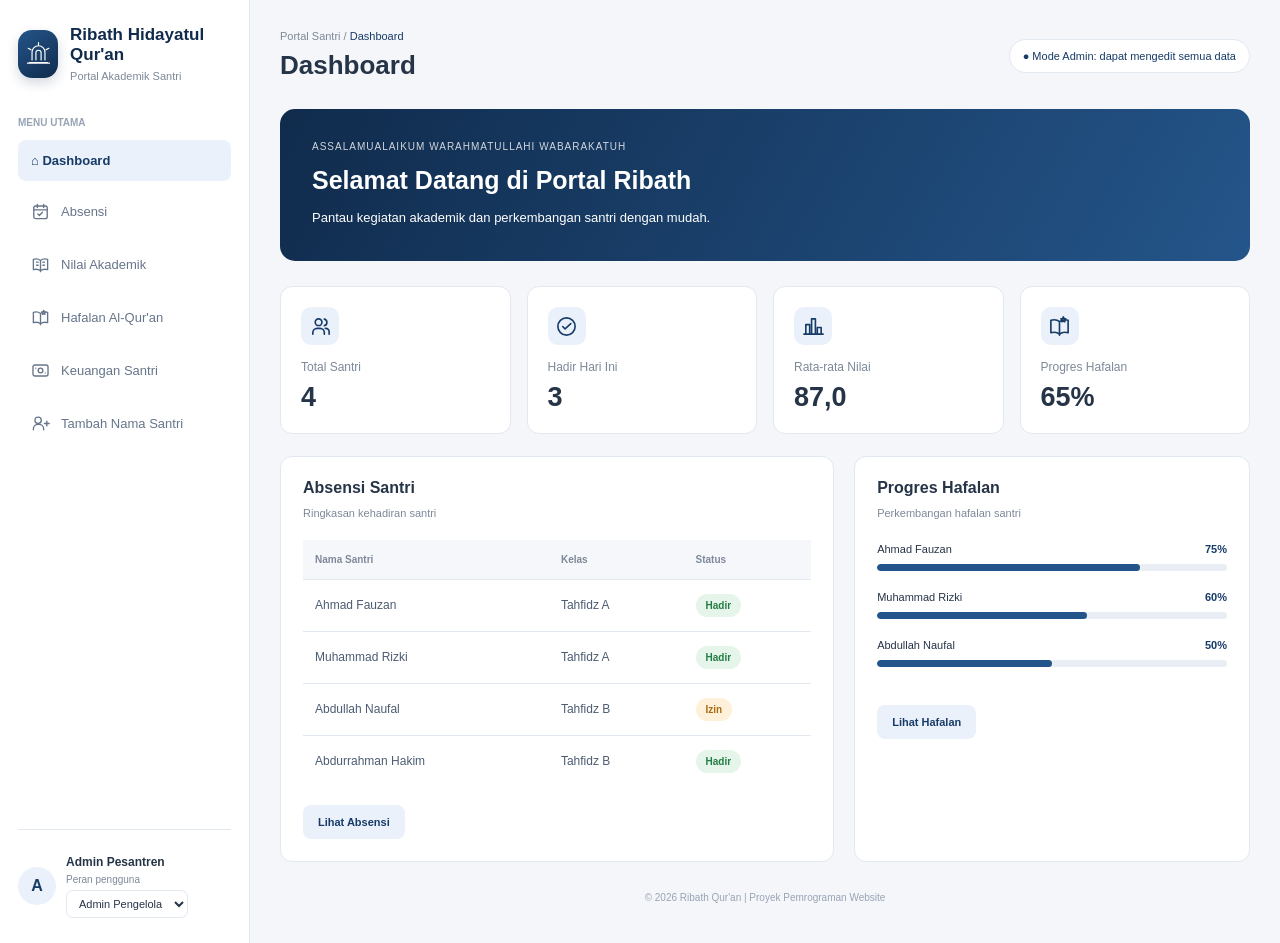
<file: index.html>
<!DOCTYPE html>
<html lang="id">

<head>
    <meta charset="UTF-8">
    <meta name="viewport" content="width=device-width, initial-scale=1.0">
    <title>Ribath Hidayatul Qur'an</title>
    <link rel="stylesheet" href="style.css">
    <script src="script.js" defer></script>
</head>

<body>
    <aside class="sidebar">
        <div class="brand">
            <div class="brand-icon" aria-hidden="true">
                <svg viewBox="0 0 48 48" focusable="false">
                    <path
                        d="M10 38h28M14 34V22a10 10 0 0 1 20 0v12M20 34V23a4 4 0 0 1 8 0v11M24 7v4M8 16l4 2M40 16l-4 2" />
                    <path d="M7 39h34" />
                </svg>
            </div>
            <div>
                <h2>Ribath Hidayatul Qur'an</h2>
                <small>Portal Akademik Santri</small>
            </div>
        </div>

        <p class="menu-label">MENU UTAMA</p>

        <nav>
            <button class="nav-link active" data-page="dashboard">⌂ Dashboard</button>
            <button class="nav-link" data-page="absensi">
                <svg class="nav-icon" viewBox="0 0 24 24" aria-hidden="true" focusable="false">
                    <rect x="3.5" y="5" width="17" height="16" rx="2.5" />
                    <path d="M8 3v4M16 3v4M3.5 10h17m-12 5 2 2 4-4" />
                </svg>
                Absensi
            </button>
            <button class="nav-link" data-page="akademik">
                <svg class="nav-icon" viewBox="0 0 24 24" aria-hidden="true" focusable="false">
                    <path
                        d="M12 7v14M12 7C9.5 4.8 6.5 4.5 3 5.5v13c3.5-1 6.5-.7 9 1.5m0-13c2.5-2.2 5.5-2.5 9-1.5v13c-3.5-1-6.5-.7-9 1.5" />
                    <path d="M7 9h2m-2 4h2m6-4h2m-2 4h2" />
                </svg>
                Nilai Akademik
            </button>
            <button class="nav-link" data-page="hafalan">
                <svg class="nav-icon" viewBox="0 0 24 24" aria-hidden="true" focusable="false">
                    <path
                        d="M12 7v14M12 7C9.5 4.8 6.5 4.5 3 5.5v13c3.5-1 6.5-.7 9 1.5m0-13c2.5-2.2 5.5-2.5 9-1.5v13c-3.5-1-6.5-.7-9 1.5" />
                    <path d="m16 3 .8 1.7 1.7.3-1.2 1.2.3 1.8L16 7.2l-1.6.8.3-1.8-1.2-1.2 1.7-.3z" />
                </svg>
                Hafalan Al-Qur'an
            </button>
            <button class="nav-link" data-page="keuangan">
                <svg class="nav-icon" viewBox="0 0 24 24" aria-hidden="true" focusable="false">
                    <rect x="2.5" y="5" width="19" height="14" rx="2.5" />
                    <circle cx="12" cy="12" r="3" />
                    <path d="M6 9h.01M18 15h.01" />
                </svg>
                Keuangan Santri
            </button>
            <button id="add-student-link" class="nav-link" data-page="tambah-santri">
                <svg class="nav-icon" viewBox="0 0 24 24" aria-hidden="true" focusable="false">
                    <circle cx="9" cy="8" r="4" />
                    <path d="M3 20v-1a6 6 0 0 1 6-6h1a6 6 0 0 1 6 6v1m4-11v6m-3-3h6" />
                </svg>
                Tambah Nama Santri
            </button>
        </nav>

        <div class="sidebar-bottom">
            <div class="avatar">A</div>
            <div class="profile-info">
                <strong>Admin Pesantren</strong>
                <label for="user-role">Peran pengguna</label>
                <select id="user-role" class="role-select" aria-label="Pilih peran pengguna">
                    <option value="admin">Admin Pengelola</option>
                    <option value="parent">Orang Tua Santri</option>
                </select>
            </div>
        </div>
    </aside>

    <main class="main-content">
        <header class="topbar">
            <div>
                <p class="breadcrumb">
                    Portal Santri / <span id="breadcrumb">Dashboard</span>
                </p>
                <h1 id="page-title">Dashboard</h1>
            </div>
            <span class="demo-label">● Mode Demonstrasi</span>
        </header>

        <!-- DASHBOARD -->
        <section id="dashboard" class="page active">
            <div class="welcome">
                <p>ASSALAMUALAIKUM WARAHMATULLAHI WABARAKATUH</p>
                <h2>Selamat Datang di Portal Ribath</h2>
                <p>Pantau kegiatan akademik dan perkembangan santri dengan mudah.</p>
            </div>

            <div class="stats-grid">
                <article class="stat-card">
                    <span class="stat-icon">
                        <svg viewBox="0 0 24 24" aria-hidden="true" focusable="false">
                            <path d="M16 20v-1.5a4.5 4.5 0 0 0-4.5-4.5h-3A4.5 4.5 0 0 0 4 18.5V20" />
                            <circle cx="10" cy="7.5" r="3.5" />
                            <path d="M16 4.3a3.5 3.5 0 0 1 0 6.8M17 14h.5a3.5 3.5 0 0 1 3.5 3.5V20" />
                        </svg>
                    </span>
                    <p>Total Santri</p>
                    <h2 id="total-santri">4</h2>
                </article>

                <article class="stat-card">
                    <span class="stat-icon">
                        <svg viewBox="0 0 24 24" aria-hidden="true" focusable="false">
                            <circle cx="12" cy="12" r="9" />
                            <path d="m8 12 2.5 2.5L16.5 9" />
                        </svg>
                    </span>
                    <p>Hadir Hari Ini</p>
                    <h2 id="total-hadir">3</h2>
                </article>

                <article class="stat-card">
                    <span class="stat-icon">
                        <svg viewBox="0 0 24 24" aria-hidden="true" focusable="false">
                            <path d="M4 20V10h4v10M10 20V4h4v16m2 0v-7h4v7M2 20h20" />
                        </svg>
                    </span>
                    <p>Rata-rata Nilai</p>
                    <h2 id="average-grade">86,5</h2>
                </article>

                <article class="stat-card">
                    <span class="stat-icon">
                        <svg viewBox="0 0 24 24" aria-hidden="true" focusable="false">
                            <path
                                d="M12 7v14M12 7C9.5 4.8 6.5 4.5 3 5.5v13c3.5-1 6.5-.7 9 1.5m0-13c2.5-2.2 5.5-2.5 9-1.5v13c-3.5-1-6.5-.7-9 1.5" />
                            <path d="m16 2 .8 1.7 1.7.3-1.2 1.2.3 1.8L16 6.2l-1.6.8.3-1.8-1.2-1.2 1.7-.3z" />
                        </svg>
                    </span>
                    <p>Progres Hafalan</p>
                    <h2 id="average-hafalan">65%</h2>
                </article>
            </div>

            <div class="content-grid">
                <article class="panel">
                    <h3>Absensi Santri</h3>
                    <p class="description">Ringkasan kehadiran santri</p>

                    <div class="table-wrap">
                        <table>
                            <thead>
                                <tr>
                                    <th>Nama Santri</th>
                                    <th>Kelas</th>
                                    <th>Status</th>
                                </tr>
                            </thead>
                            <tbody id="dashboard-attendance"></tbody>
                        </table>
                    </div>

                    <button class="secondary-button" data-go="absensi">
                        Lihat Absensi
                    </button>
                </article>

                <article class="panel">
                    <h3>Progres Hafalan</h3>
                    <p class="description">Perkembangan hafalan santri</p>
                    <div id="dashboard-hafalan"></div>

                    <button class="secondary-button" data-go="hafalan">
                        Lihat Hafalan
                    </button>
                </article>
            </div>
        </section>

        <!-- ABSENSI -->
        <section id="absensi" class="page">
            <div class="section-intro">
                <h2>Absensi Santri</h2>
                <p>Kelola status kehadiran santri.</p>
            </div>

            <article class="panel">
                <h3>Daftar Kehadiran</h3>

                <div class="table-wrap">
                    <table>
                        <thead>
                            <tr>
                                <th>No.</th>
                                <th>Nama Santri</th>
                                <th>Kelas</th>
                                <th>Status Kehadiran</th>
                            </tr>
                        </thead>
                        <tbody id="attendance-table"></tbody>
                    </table>
                </div>

                <p class="description">
                    Data ini merupakan data contoh untuk tugas kuliah.
                </p>
            </article>
        </section>

        <!-- NILAI AKADEMIK -->
        <section id="akademik" class="page">
            <div class="section-intro">
                <h2>Nilai Akademik</h2>
                <p>Rekap nilai pelajaran santri.</p>
            </div>

            <article class="panel">
                <h3>Rekap Nilai Santri</h3>

                <div class="table-wrap">
                    <table>
                        <thead>
                            <tr>
                                <th>No.</th>
                                <th>Nama Santri</th>
                                <th>Fiqih</th>
                                <th>Tajwid</th>
                                <th>Bahasa Arab</th>
                                <th>Rata-rata</th>
                            </tr>
                        </thead>
                        <tbody id="grades-table"></tbody>
                    </table>
                </div>
            </article>
        </section>

        <!-- HAFALAN -->
        <section id="hafalan" class="page">
            <div class="section-intro">
                <h2>Hafalan Al-Qur'an</h2>
                <p>Pantau perkembangan hafalan setiap santri.</p>
            </div>

            <div id="hafalan-cards" class="hafalan-grid"></div>
        </section>

        <!-- KEUANGAN -->
        <section id="keuangan" class="page">
            <div class="section-intro">
                <h2>Keuangan Santri</h2>
                <p>Ringkasan tagihan dan pembayaran bulanan santri.</p>
            </div>

            <div class="finance-summary">
                <article class="stat-card">
                    <span class="stat-icon">
                        <svg viewBox="0 0 24 24" aria-hidden="true" focusable="false">
                            <rect x="3" y="5" width="18" height="14" rx="2" />
                            <circle cx="12" cy="12" r="3" />
                            <path d="M6 9h.01M18 15h.01" />
                        </svg>
                    </span>
                    <p>Total Tagihan</p>
                    <h2 id="total-tagihan">Rp 0</h2>
                </article>

                <article class="stat-card">
                    <span class="stat-icon">
                        <svg viewBox="0 0 24 24" aria-hidden="true" focusable="false">
                            <circle cx="12" cy="12" r="9" />
                            <path d="m8 12 2.5 2.5L16.5 9" />
                        </svg>
                    </span>
                    <p>Sudah Dibayar</p>
                    <h2 id="total-dibayar">Rp 0</h2>
                </article>

                <article class="stat-card">
                    <span class="stat-icon">
                        <svg viewBox="0 0 24 24" aria-hidden="true" focusable="false">
                            <rect x="3" y="6" width="18" height="14" rx="2" />
                            <path d="M3 10h18M12 13v3l2 1" />
                            <circle cx="12" cy="16" r="4" />
                        </svg>
                    </span>
                    <p>Sisa Tagihan</p>
                    <h2 id="total-sisa">Rp 0</h2>
                </article>
            </div>

            <article class="panel">
                <h3>Riwayat Pembayaran</h3>

                <div class="table-wrap">
                    <table>
                        <thead>
                            <tr>
                                <th>No.</th>
                                <th>Nama Santri</th>
                                <th>Kelas</th>
                                <th>Tagihan</th>
                                <th>Dibayar</th>
                                <th>Sisa</th>
                                <th>Status</th>
                            </tr>
                        </thead>
                        <tbody id="finance-table"></tbody>
                    </table>
                </div>
            </article>
        </section>

        <!-- TAMBAH SANTRI -->
        <section id="tambah-santri" class="page">
            <div class="section-intro">
                <h2>Tambah Data Santri</h2>
                <p>Lengkapi formulir pendaftaran santri baru secara bertahap.</p>
            </div>

            <article class="panel add-student-panel">
                <div class="stepper">
                    <div class="step-item active" data-step="1">
                        <span class="step-number">1</span>
                        <span class="step-title">Data Santri</span>
                    </div>
                    <div class="step-divider"></div>
                    <div class="step-item" data-step="2">
                        <span class="step-number">2</span>
                        <span class="step-title">Data Wali</span>
                    </div>
                    <div class="step-divider"></div>
                    <div class="step-item" data-step="3">
                        <span class="step-number">3</span>
                        <span class="step-title">Alamat</span>
                    </div>
                </div>
                <form id="add-student-form">
                    <!-- STEP 1: DATA SANTRI -->
                    <div class="form-step step-1 active">
                        <div class="form-grid">
                            <div class="form-field" style="grid-column: span 2;">
                                <label for="student-name">Nama Lengkap Santri</label>
                                <input id="student-name" name="nama" type="text" maxlength="100" autocomplete="name"
                                    placeholder="Contoh: Muhammad Ammar" required>
                            </div>
                            <div class="form-field">
                                <label for="student-class">Kelas</label>
                                <select id="student-class" name="kelas" required>
                                    <option value="" disabled selected>Pilih kelas santri</option>
                                    <option value="Tahfidz A">Tahfidz A</option>
                                    <option value="Tahfidz B">Tahfidz B</option>
                                </select>
                            </div>
                            <div class="form-field">
                                <label for="student-gender">Jenis Kelamin</label>
                                <select id="student-gender" name="gender" required>
                                    <option value="" disabled selected>Pilih jenis kelamin</option>
                                    <option value="Laki-laki">Laki-laki</option>
                                    <option value="Perempuan">Perempuan</option>
                                </select>
                            </div>
                        </div>
                        <div class="form-actions right">
                            <button type="button" class="primary-button btn-next" data-next="2">Lanjut ke Data Wali
                                &rarr;</button>
                        </div>
                    </div>
                    <!-- STEP 2: DATA WALI -->
                    <div class="form-step step-2">
                        <div class="form-grid">
                            <div class="form-field" style="grid-column: span 2;">
                                <label for="parent-name">Nama Orang Tua / Wali</label>
                                <input id="parent-name" name="ortu" type="text" maxlength="100"
                                    placeholder="Nama Ayah / Ibu / Wali" required>
                            </div>
                            <div class="form-field">
                                <label for="parent-phone">Nomor WhatsApp Wali</label>
                                <input id="parent-phone" name="telepon" type="tel" placeholder="Contoh: 081234567890"
                                    required>
                            </div>
                        </div>
                        <div class="form-actions">
                            <button type="button" class="secondary-button btn-prev" data-prev="1">&larr; Kembali</button>
                            <button type="button" class="primary-button btn-next" data-next="3">Lanjut ke Alamat
                                &rarr;</button>
                        </div>
                    </div>
                    <!-- STEP 3: ALAMAT -->
                    <div class="form-step step-3">
                        <div class="form-grid">
                            <div class="form-field" style="grid-column: span 2;">
                                <label for="student-city">Kota / Kabupaten Asal</label>
                                <select id="student-city" name="kota" required>
                                    <option value="" disabled selected>Pilih Kota / Kabupaten</option>
                                    <option value="Salatiga">Salatiga</option>
                                    <option value="Kab. Semarang">Kab. Semarang</option>
                                    <option value="Kota Semarang">Kota Semarang</option>
                                    <option value="Boyolali">Boyolali</option>
                                    <option value="Solo / Surakarta">Solo / Surakarta</option>
                                    <option value="Magelang">Magelang</option>
                                    <option value="Lainnya">Lainnya</option>
                                </select>
                            </div>
                            <div class="form-field" style="grid-column: span 2;">
                                <label for="student-address">Alamat Lengkap</label>
                                <textarea id="student-address" name="alamat" rows="3"
                                    placeholder="Dusun, RT/RW, Desa/Kelurahan, Kecamatan" required></textarea>
                            </div>
                        </div>
                        <div class="form-actions">
                            <button type="button" class="secondary-button btn-prev" data-prev="2">&larr;
                                Kembali</button>
                            <button class="primary-button" type="submit">Simpan Data Santri</button>
                        </div>
                    </div>
                    <p id="add-student-feedback" class="form-feedback" aria-live="polite"></p>
                </form>
            </article>
        </section>

        <footer>
            © 2026 Ribath Qur'an | Proyek Pemrograman Website
        </footer>
    </main>
</body>

</html>
</file>
<file: style.css>
:root {
    --green: #173b67;
    --dark-green: #102b4c;
    --light-green: #eaf1fa;
    --background: #f4f6fa;
    --text: #263447;
    --muted: #7d8999;
    --white: #ffffff;
    --border: #e2e8f0;
}

* {
    margin: 0;
    padding: 0;
    box-sizing: border-box;
}

body {
    font-family: Arial, sans-serif;
    background: var(--background);
    color: var(--text);
    display: flex;
    min-height: 100vh;
}

button {
    cursor: pointer;
    font-family: inherit;
}

.sidebar {
    width: 250px;
    background: var(--white);
    border-right: 1px solid var(--border);
    padding: 25px 18px;
    display: flex;
    flex-direction: column;
    flex-shrink: 0;
}

.brand {
    display: flex;
    align-items: center;
    gap: 12px;
    margin-bottom: 35px;
}

.brand-icon {
    width: 48px;
    height: 48px;
    display: grid;
    place-items: center;
    background: linear-gradient(145deg, #24558a, #102b4c);
    color: var(--white);
    border-radius: 14px;
    box-shadow: 0 5px 12px rgb(16 43 76 / 18%);
}

.brand-icon svg {
    width: 31px;
    height: 31px;
    fill: none;
    stroke: currentColor;
    stroke-linecap: round;
    stroke-linejoin: round;
    stroke-width: 1.8;
}

.brand h2 {
    color: var(--dark-green);
    font-size: 17px;
}

.brand small,
.sidebar-bottom small {
    display: block;
    margin-top: 5px;
    color: var(--muted);
    font-size: 11px;
}

.menu-label {
    color: #98a4b4;
    font-size: 10px;
    font-weight: bold;
    margin-bottom: 12px;
}

nav {
    display: grid;
    gap: 8px;
}

.nav-link {
    border: none;
    background: transparent;
    display: flex;
    align-items: center;
    gap: 11px;
    text-align: left;
    color: #66758a;
    padding: 13px;
    border-radius: 8px;
    font-size: 13px;
    transition: 0.2s;
}

#add-student-link[hidden] {
    display: none;
}

.nav-icon {
    width: 19px;
    height: 19px;
    flex: 0 0 19px;
    fill: none;
    stroke: currentColor;
    stroke-linecap: round;
    stroke-linejoin: round;
    stroke-width: 1.7;
}

.nav-link:hover,
.nav-link.active {
    background: var(--light-green);
    color: var(--green);
    font-weight: bold;
}

.sidebar-bottom {
    margin-top: auto;
    padding-top: 25px;
    display: flex;
    align-items: center;
    gap: 10px;
    border-top: 1px solid var(--border);
}

.avatar {
    width: 38px;
    height: 38px;
    border-radius: 50%;
    background: var(--light-green);
    color: var(--green);
    display: grid;
    place-items: center;
    font-weight: bold;
}

.sidebar-bottom strong {
    font-size: 12px;
}

.profile-info {
    display: grid;
    gap: 5px;
    min-width: 0;
}

.profile-info label {
    color: var(--muted);
    font-size: 10px;
}

.role-select {
    max-width: 165px;
    padding: 6px 8px;
    border: 1px solid var(--border);
    border-radius: 7px;
    background: var(--white);
    color: var(--text);
    font-size: 11px;
}

.main-content {
    flex: 1;
    min-width: 0;
    padding: 30px;
}

.topbar {
    display: flex;
    align-items: center;
    justify-content: space-between;
    margin-bottom: 28px;
    gap: 15px;
}

.breadcrumb {
    color: var(--muted);
    font-size: 11px;
    margin-bottom: 8px;
}

.breadcrumb span {
    color: var(--green);
}

.topbar h1 {
    font-size: 26px;
}

.demo-label {
    background: white;
    border: 1px solid var(--border);
    padding: 10px 13px;
    border-radius: 20px;
    font-size: 11px;
    color: var(--green);
}

.welcome {
    background: linear-gradient(120deg, #102b4c, #24558a);
    color: white;
    border-radius: 15px;
    padding: 32px;
    margin-bottom: 25px;
}

.welcome p:first-child {
    font-size: 10px;
    letter-spacing: 1px;
    opacity: 0.8;
    margin-bottom: 14px;
}

.welcome h2 {
    font-size: 25px;
    margin-bottom: 12px;
}

.welcome p:last-child {
    font-size: 13px;
    line-height: 1.7;
}

.stats-grid {
    display: grid;
    grid-template-columns: repeat(4, minmax(0, 1fr));
    gap: 16px;
    margin-bottom: 22px;
}

.stat-card {
    background: white;
    border: 1px solid var(--border);
    border-radius: 12px;
    padding: 20px;
}

.stat-card span {
    display: inline-grid;
    place-items: center;
    background: var(--light-green);
    color: var(--green);
    width: 38px;
    height: 38px;
    border-radius: 10px;
    font-size: 20px;
    margin-bottom: 15px;
}

.stat-card .stat-icon svg {
    width: 23px;
    height: 23px;
    fill: none;
    stroke: currentColor;
    stroke-linecap: round;
    stroke-linejoin: round;
    stroke-width: 1.7;
}

.stat-card p {
    color: var(--muted);
    font-size: 12px;
}

.stat-card h2 {
    font-size: 27px;
    margin-top: 8px;
}

.content-grid {
    display: grid;
    grid-template-columns: 1.4fr 1fr;
    gap: 20px;
}

.panel {
    background: white;
    border: 1px solid var(--border);
    border-radius: 12px;
    padding: 22px;
    min-width: 0;
}

.panel h3 {
    font-size: 16px;
    margin-bottom: 8px;
}

.description {
    font-size: 11px;
    color: var(--muted);
    margin-bottom: 17px;
    line-height: 1.6;
}

.table-wrap {
    width: 100%;
    overflow-x: auto;
}

table {
    width: 100%;
    border-collapse: collapse;
    white-space: nowrap;
    font-size: 12px;
}

th {
    background: #f5f7fb;
    color: var(--muted);
    text-align: left;
    font-size: 10px;
}

th,
td {
    padding: 14px 12px;
    border-bottom: 1px solid var(--border);
}

td {
    color: #4c5c72;
}

tbody tr:last-child td {
    border-bottom: none;
}

.status {
    display: inline-block;
    padding: 6px 10px;
    border-radius: 20px;
    font-size: 10px;
    font-weight: bold;
}

.status.hadir {
    color: #247d45;
    background: #e5f5e9;
}

.status.izin {
    color: #a76b14;
    background: #fff1d9;
}

.status.sakit {
    color: #3d6db5;
    background: #e7efff;
}

.status.alfa {
    color: #b53d35;
    background: #ffe8e5;
}

.status.lunas {
    color: #247d45;
    background: #e5f5e9;
}

.status.tersisa {
    color: #a76b14;
    background: #fff1d9;
}

.status.belum-lunas {
    color: #b53d35;
    background: #ffe8e5;
}

.secondary-button {
    margin-top: 18px;
    background: var(--light-green);
    color: var(--green);
    border: none;
    padding: 11px 15px;
    border-radius: 8px;
    font-weight: bold;
    font-size: 11px;
}

.secondary-button:hover {
    background: #d9e6f5;
}

.page {
    display: none;
}

.page.active {
    display: block;
}

.section-intro {
    margin-bottom: 22px;
}

.section-intro h2 {
    font-size: 22px;
    margin-bottom: 8px;
}

.section-intro p {
    color: var(--muted);
    font-size: 12px;
}

.attendance-select {
    padding: 8px;
    border: 1px solid var(--border);
    border-radius: 7px;
    background: white;
    color: var(--text);
}

.add-student-panel {
    max-width: 700px;
}

.stepper {
    display: flex;
    align-items: center;
    justify-content: space-between;
    margin-bottom: 25px;
    padding-bottom: 15px;
    border-bottom: 1px solid var(--border);
}

.step-item {
    display: flex;
    align-items: center;
    gap: 8px;
    opacity: 0.5;
    transition: 0.3s;
}

.step-item.active {
    opacity: 1;
    font-weight: bold;
}

.step-number {
    width: 28px;
    height: 28px;
    border-radius: 50%;
    background: #e2e8f0;
    color: var(--text);
    display: grid;
    place-items: center;
    font-size: 12px;
    font-weight: bold;
}

.step-item.active .step-number {
    background: var(--green);
    color: var(--white);
}

.step-title {
    font-size: 12px;
}

.step-divider {
    flex: 1;
    height: 2px;
    background: var(--border);
    margin: 0 12px;
}

/* Menyembunyikan step from yang tidak aktif */
.form-step {
    display: none;
}

.form-step.active {
    display: block;
}

.form-actions {
    display: flex;
    justify-content: space-between;
    align-items: center;
    margin-top: 30px;
    padding-top: 15px;
    border-top: 1px dashed var(--border);
}

.form-actions.right {
    justify-content: flex-end;
}

.form-step.step-1 .form-actions {
    justify-content: flex-end;
}

.form-actions .primary-button,
.form-actions .secondary-button {
    padding: 11px 20px;
    font-size: 14px;
    font-weight: 500;
    border-radius: 7;
    cursor: pointer;
    display: inline-flex;
    align-items: center;
    justify-content: center;
    min-width: 130px;
}

.form-field select,
.form-field textarea {
    width: 100%;
    padding: 11px 12px;
    border: 1px solid var(--border);
    border-radius: 7px;
    background: var(--white);
    color: var(--text);
    font: inherit;
}

.form-field textarea {
    resize: vertical;
}

.form-grid {
    display: grid;
    grid-template-columns: repeat(2, minmax(0, 1fr));
    gap: 16px;
    margin-bottom: 20px;
}

.form-field {
    display: grid;
    gap: 8px;
}

.form-field label {
    font-size: 12px;
    font-weight: bold;
}

.form-field input {
    width: 100%;
    padding: 11px 12px;
    border: 1px solid var(--border);
    border-radius: 7px;
    background: var(--white);
    color: var(--text);
    font: inherit;
}

.form-field select {
    width: 100%;
    padding: 11px 12px;
    border: 1px solid var(--border);
    border-radius: 7px;
    background: var(--white);
    color: var(--text);
    font: inherit;
}

.form-field textarea {
    width: 100%;
    padding: 11px 12px;
    border: 1px solid var(--border);
    border-radius: 7px;
    background: var(--white);
    color: var(--text);
    font: inherit;
    resize: vertical;
}

.primary-button {
    border: none;
    border-radius: 8px;
    padding: 11px 16px;
    background: var(--green);
    color: var(--white);
    font-size: 12px;
    font-weight: bold;
}

.primary-button:hover {
    background: var(--dark-green);
}

.form-feedback {
    min-height: 16px;
    margin-top: 12px;
    color: var(--green);
    font-size: 12px;
}

.data-input {
    width: 100%;
    min-width: 55px;
    padding: 7px;
    border: 1px solid var(--border);
    border-radius: 6px;
    background: var(--white);
    color: var(--text);
    font: inherit;
}

.data-input[type="number"] {
    min-width: 68px;
}

.finance-summary {
    display: grid;
    grid-template-columns: repeat(3, minmax(0, 1fr));
    gap: 16px;
    margin-bottom: 22px;
}

.progress-item {
    margin: 20px 0;
}

.progress-info {
    display: flex;
    justify-content: space-between;
    gap: 10px;
    font-size: 11px;
    margin-bottom: 9px;
}

.progress-info span:last-child {
    color: var(--green);
    font-weight: bold;
}

.progress-track {
    width: 100%;
    height: 7px;
    background: #e9edf4;
    border-radius: 20px;
    overflow: hidden;
}

.progress-fill {
    height: 100%;
    background: #24558a;
    border-radius: 20px;
}

.hafalan-grid {
    display: grid;
    grid-template-columns: repeat(2, minmax(0, 1fr));
    gap: 18px;
}

.hafalan-card {
    background: white;
    border: 1px solid var(--border);
    border-radius: 12px;
    padding: 22px;
}

.hafalan-card h3 {
    font-size: 15px;
    margin-bottom: 8px;
}

.hafalan-card p {
    color: var(--muted);
    font-size: 11px;
    margin-bottom: 18px;
}

.hafalan-card .progress-info {
    margin-top: 12px;
}

footer {
    text-align: center;
    color: #98a4b4;
    font-size: 10px;
    padding: 30px 0 10px;
}

@media (max-width: 1100px) {
    .stats-grid {
        grid-template-columns: repeat(2, minmax(0, 1fr));
    }

    .finance-summary {
        grid-template-columns: repeat(2, minmax(0, 1fr));
    }

    .content-grid {
        grid-template-columns: 1fr;
    }
}

@media (max-width: 700px) {
    body {
        flex-direction: column;
    }

    .sidebar {
        width: 100%;
        padding: 16px;
        border-right: none;
        border-bottom: 1px solid var(--border);
    }

    .brand {
        margin-bottom: 18px;
    }

    .menu-label {
        display: none;
    }

    .sidebar-bottom {
        margin-top: 14px;
        padding-top: 12px;
    }

    nav {
        display: flex;
        overflow-x: auto;
        gap: 5px;
    }

    .nav-link {
        white-space: nowrap;
        padding: 10px;
        font-size: 11px;
    }

    .main-content {
        padding: 20px 14px;
    }

    .topbar h1 {
        font-size: 22px;
    }

    .demo-label {
        max-width: 48%;
        line-height: 1.4;
        text-align: center;
    }

    .welcome {
        padding: 23px 18px;
    }

    .welcome h2 {
        font-size: 20px;
    }

    .stats-grid {
        gap: 10px;
    }

    .finance-summary {
        grid-template-columns: 1fr;
    }

    .form-grid {
        grid-template-columns: 1fr;
    }

    .stat-card {
        padding: 14px;
    }

    .stat-card h2 {
        font-size: 23px;
    }

    .panel {
        padding: 15px;
    }

    .hafalan-grid {
        grid-template-columns: 1fr;
    }
}
</file>
